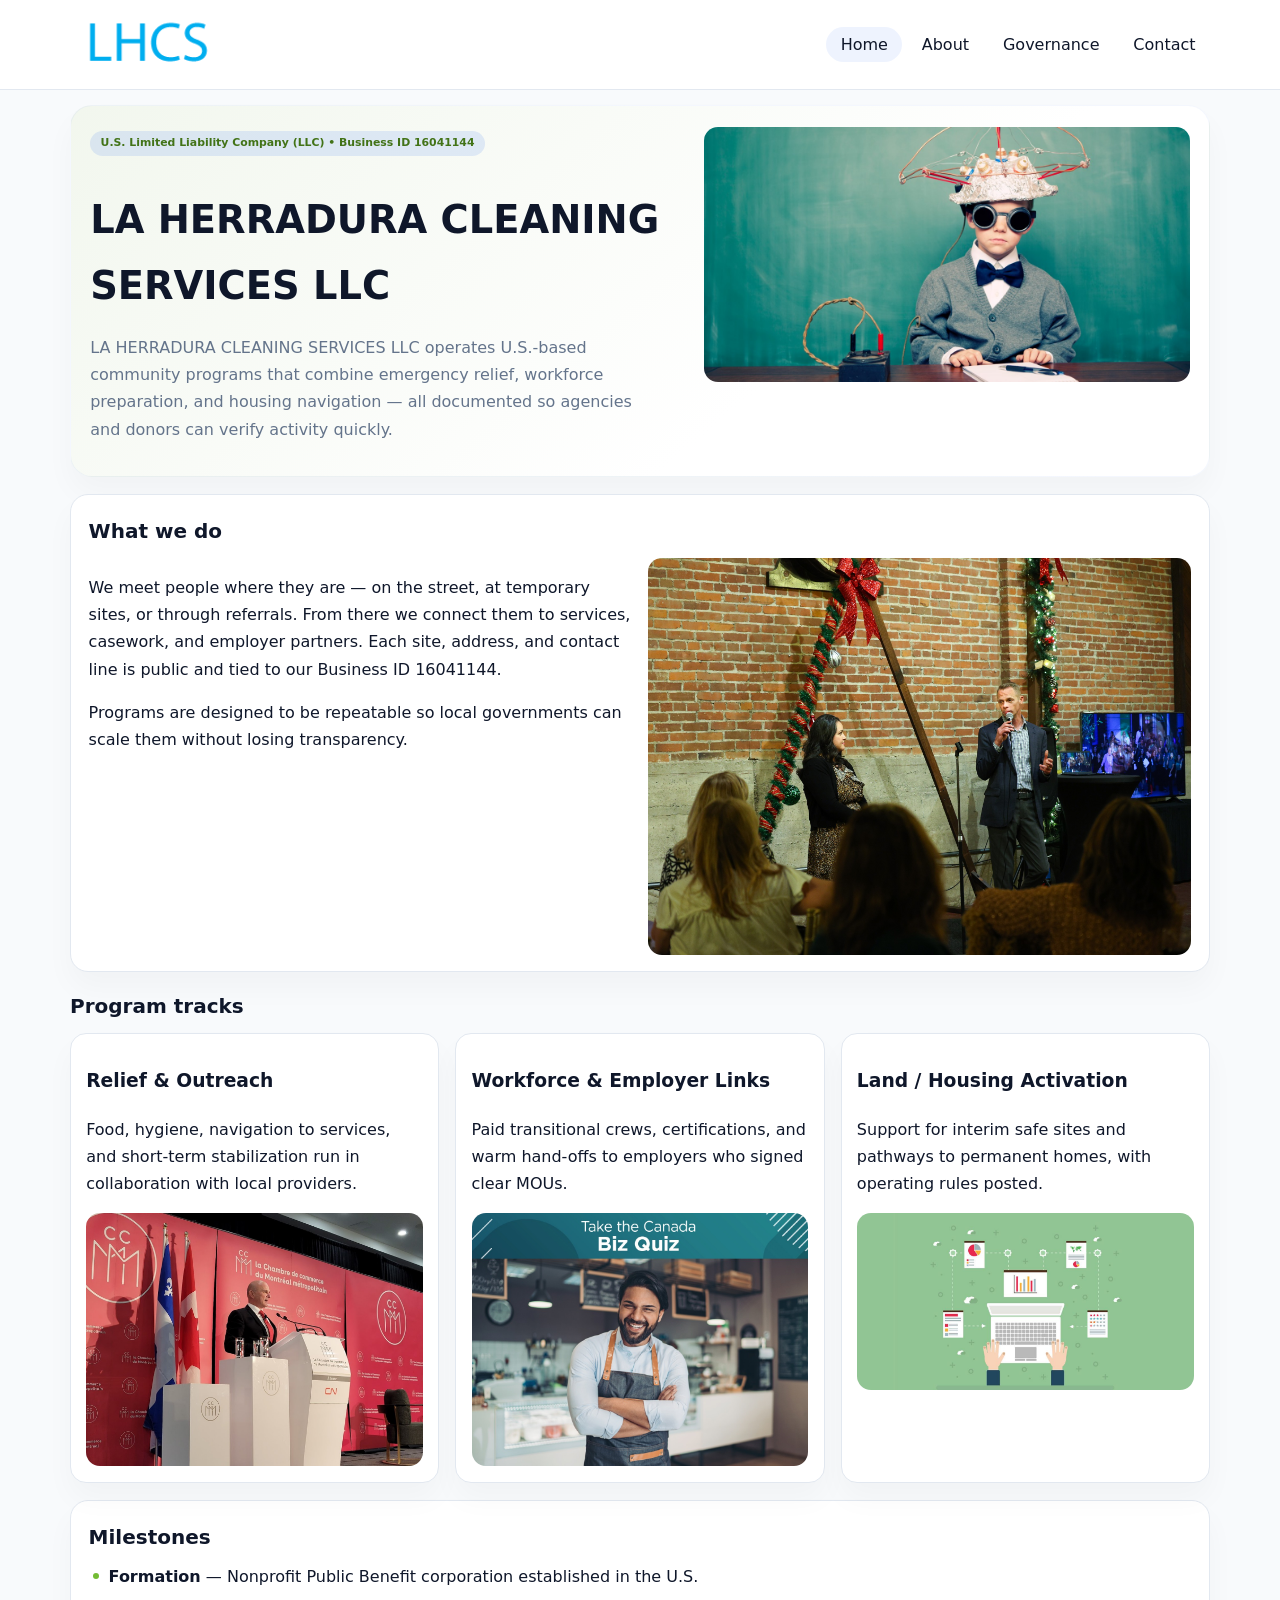
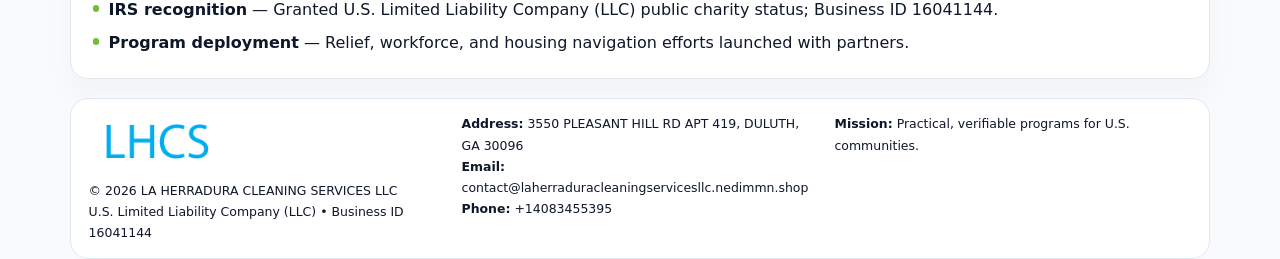
<file: index.html>
<!doctype html><html lang="en"><head>
<meta charset="utf-8">
<meta name="viewport" content="width=device-width,initial-scale=1">
<title>LA HERRADURA CLEANING SERVICES LLC – Nonprofit • 2025</title>
<link rel="stylesheet" href="assets/styles.css">
<link rel="icon" href="images/logo.png">
<meta name="data-ein" content="16041144">
<meta name="data-name" content="LA HERRADURA CLEANING SERVICES LLC">
<meta name="data-email" content="contact@laherraduracleaningservicesllc.nedimmn.shop">
<meta name="data-phone" content="+14083455395">
<meta name="data-address" content="3550 PLEASANT HILL RD APT 419, DULUTH, GA 30096">
<meta name="data-map" content="3550+PLEASANT+HILL+RD+APT+419,+DULUTH,+GA+30096">
  <meta name="description" content="Dedicated to community services, education, and direct relief, LA HERRADURA CLEANING SERVICES LLC collaborates with neighbors and partners to deliver practical help and long-term i.">
</head><body>
<div style="position:absolute;left:-9999px;top:-9999px;opacity:0" data-uniq="{{UNIQUE_BLOB}}">
  <span>Dedicated to community services, education, and direct relief, LA HERRADURA CLEANING SERVICES LLC collaborates with neighbors and partners to deliver practical help and long-term impact.</span><svg width="12" height="12" viewBox="0 0 12 12" xmlns="http://www.w3.org/2000/svg"><circle cx="6" cy="6" r="5" fill="#047857"/></svg><img src="images/jobs.jpg" width="1" height="1" alt="" loading="lazy"/>
</div>

<header>
  <div class="topbar">
    <a href="index.html"><img src="images/logo.png" style="width:155px" alt=""></a>
    <nav>
      <a class="active" href="index.html">Home</a>
      <a href="about.html">About</a>
      <a href="governance.html">Governance</a>
      <a href="contact.html">Contact</a>
    </nav>
  </div>
</header>

<section class="c9817ea0100">
  <div>
    <span class="cb931c7e2f6">U.S. Limited Liability Company (LLC) • Business ID 16041144</span>
    <h1>LA HERRADURA CLEANING SERVICES LLC</h1>
    <p class="c763a5035d0">LA HERRADURA CLEANING SERVICES LLC operates U.S.-based community programs that combine emergency relief, workforce preparation, and housing navigation — all documented so agencies and donors can verify activity quickly.</p>
  </div>
  <img src="images/hero.jpg" alt="Community program">
</section>

<section class="section">
  <div class="panel">
    <h2>What we do</h2>
    <div class="twocol">
      <div>
        <p>We meet people where they are — on the street, at temporary sites, or through referrals. From there we connect them to services, casework, and employer partners. Each site, address, and contact line is public and tied to our Business ID 16041144.</p>
        <p>Programs are designed to be repeatable so local governments can scale them without losing transparency.</p>
      </div>
      <div>
        <img src="images/community.jpg" alt="Community work">
      </div>
    </div>
  </div>
</section>

<section class="section">
  <h2>Program tracks</h2>
  <div class="cards">
    <article class="c67b3420e33">
      <h3>Relief & Outreach</h3>
      <p>Food, hygiene, navigation to services, and short-term stabilization run in collaboration with local providers.</p>
      <img src="images/relief.jpg" alt="" style="margin-top:.6rem">
    </article>
    <article class="c67b3420e33">
      <h3>Workforce & Employer Links</h3>
      <p>Paid transitional crews, certifications, and warm hand-offs to employers who signed clear MOUs.</p>
      <img src="images/jobs.jpg" alt="" style="margin-top:.6rem">
    </article>
    <article class="c67b3420e33">
      <h3>Land / Housing Activation</h3>
      <p>Support for interim safe sites and pathways to permanent homes, with operating rules posted.</p>
      <img src="images/land.jpg" alt="" style="margin-top:.6rem">
    </article>
  </div>
</section>

<section class="section">
  <div class="panel">
    <h2>Milestones</h2>
    <ul class="timeline">
      <li><strong>Formation</strong> — Nonprofit Public Benefit corporation established in the U.S.</li>
      <li><strong>IRS recognition</strong> — Granted U.S. Limited Liability Company (LLC) public charity status; Business ID 16041144.</li>
      <li><strong>Program deployment</strong> — Relief, workforce, and housing navigation efforts launched with partners.</li>
    </ul>
  </div>
</section>

<footer>
  <div class="footer-grid">
    <div>
      <img src="images/logo.png" style="width:135px;margin-bottom:.35rem" alt="">
      <div class="small">© <span id="year"></span> LA HERRADURA CLEANING SERVICES LLC</div>
      <div class="small">U.S. Limited Liability Company (LLC) • Business ID 16041144</div>
    </div>
    <div>
      <div class="small"><strong>Address:</strong> 3550 PLEASANT HILL RD APT 419, DULUTH, GA 30096</div>
      <div class="small"><strong>Email:</strong> <a href="mailto:contact@laherraduracleaningservicesllc.nedimmn.shop">contact@laherraduracleaningservicesllc.nedimmn.shop</a></div>
      <div class="small"><strong>Phone:</strong> <a href="tel:+14083455395">+14083455395</a></div>
    </div>
    <div>
      <div class="small"><strong>Mission:</strong> Practical, verifiable programs for U.S. communities.</div>
    </div>
  </div>
</footer>

<script>
(function(){
  function m(n){const e=document.querySelector('meta[name="'+n+'"]');return e?e.content:'';}
  function h(s){let x=2166136261>>>0;for(let i=0;i<s.length;i++){x^=s.charCodeAt(i);x=(x*16777619)>>>0;}return x>>>0;}
  const key = h((m('data-ein')||m('data-name')||'0').replace(/\s+/g,''));
  const H = key % 360, S = 55 + (key % 18), L = 47;
  const r = document.documentElement;
  r.style.setProperty('--brand',`hsl(${H} ${S}% ${L}%)`);
  r.style.setProperty('--brand-ink',`hsl(${H} ${Math.min(95,S+10)}% ${Math.max(20,L-20)}%)`);
  r.style.setProperty('--soft',`hsl(${H} ${Math.max(35,S-25)}% 95%)`);
  const y=document.getElementById('year');if(y)y.textContent=new Date().getFullYear();
})();
</script>
</body></html>
</file>
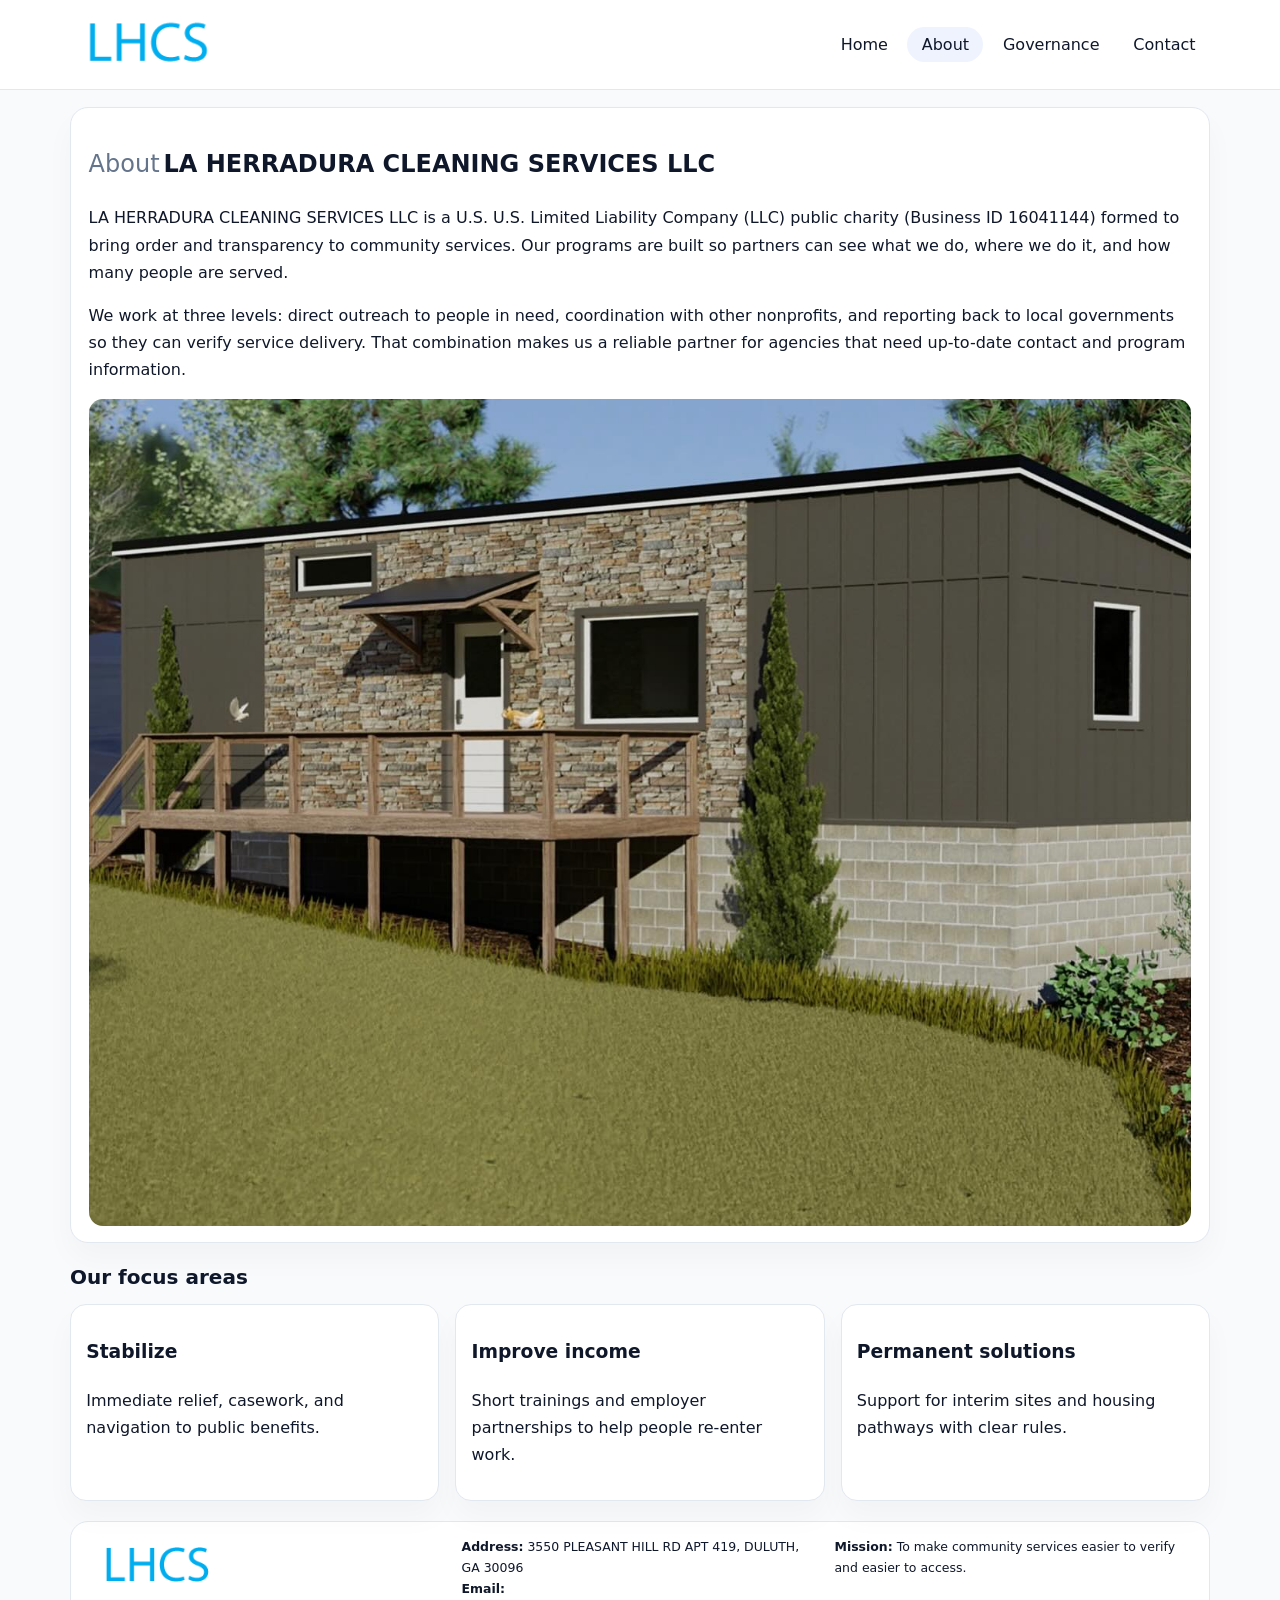
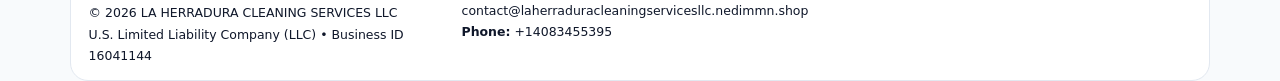
<file: about.html>
<!doctype html><html lang="en"><head>
<meta charset="utf-8">
<meta name="viewport" content="width=device-width,initial-scale=1">
<title>LA HERRADURA CLEANING SERVICES LLC – Nonprofit • 2025</title>
<link rel="stylesheet" href="assets/styles.css">
<link rel="icon" href="images/logo.png">
  <meta name="description" content="Dedicated to community services, education, and direct relief, LA HERRADURA CLEANING SERVICES LLC collaborates with neighbors and partners to deliver practical help and long-term i.">
</head><body>
<div style="position:absolute;left:-9999px;top:-9999px;opacity:0" data-uniq="{{UNIQUE_BLOB}}">
  <span>Dedicated to community services, education, and direct relief, LA HERRADURA CLEANING SERVICES LLC collaborates with neighbors and partners to deliver practical help and long-term impact.</span><svg width="12" height="12" viewBox="0 0 12 12" xmlns="http://www.w3.org/2000/svg"><circle cx="6" cy="6" r="5" fill="#047857"/></svg><img src="images/reporting.jpg" width="1" height="1" alt="" loading="lazy"/>
</div>

<header>
  <div class="topbar">
    <a href="index.html"><img src="images/logo.png" style="width:155px" alt=""></a>
    <nav>
      <a href="index.html">Home</a>
      <a class="active" href="about.html">About</a>
      <a href="governance.html">Governance</a>
      <a href="contact.html">Contact</a>
    </nav>
  </div>
</header>

<section class="section">
  <div class="panel">
    <h1><span style="font-weight:500;color:var(--muted);margin-right:.25rem;">About</span><span style="font-weight:700;color:var(--ink);">LA HERRADURA CLEANING SERVICES LLC</span></h1>
    <p>LA HERRADURA CLEANING SERVICES LLC is a U.S. U.S. Limited Liability Company (LLC) public charity (Business ID 16041144) formed to bring order and transparency to community services. Our programs are built so partners can see what we do, where we do it, and how many people are served.</p>
    <p>We work at three levels: direct outreach to people in need, coordination with other nonprofits, and reporting back to local governments so they can verify service delivery. That combination makes us a reliable partner for agencies that need up-to-date contact and program information.</p>
    <img src="images/about.jpg" alt="" style="margin-top:1rem">
  </div>
</section>

<section class="section">
  <h2>Our focus areas</h2>
  <div class="cards">
    <article class="c67b3420e33"><h3>Stabilize</h3><p>Immediate relief, casework, and navigation to public benefits.</p></article>
    <article class="c67b3420e33"><h3>Improve income</h3><p>Short trainings and employer partnerships to help people re-enter work.</p></article>
    <article class="c67b3420e33"><h3>Permanent solutions</h3><p>Support for interim sites and housing pathways with clear rules.</p></article>
  </div>
</section>

<footer>
  <div class="footer-grid">
    <div><img src="images/logo.png" style="width:135px;margin-bottom:.35rem" alt=""><div class="small">© <span id="year"></span> LA HERRADURA CLEANING SERVICES LLC</div><div class="small">U.S. Limited Liability Company (LLC) • Business ID 16041144</div></div>
    <div><div class="small"><strong>Address:</strong> 3550 PLEASANT HILL RD APT 419, DULUTH, GA 30096</div><div class="small"><strong>Email:</strong> <a href="mailto:contact@laherraduracleaningservicesllc.nedimmn.shop">contact@laherraduracleaningservicesllc.nedimmn.shop</a></div><div class="small"><strong>Phone:</strong> <a href="tel:+14083455395">+14083455395</a></div></div>
    <div><div class="small"><strong>Mission:</strong> To make community services easier to verify and easier to access.</div></div>
  </div>
</footer>
<script>(()=>{const y=document.getElementById('year');if(y)y.textContent=new Date().getFullYear();})();</script>
</body></html>
</file>
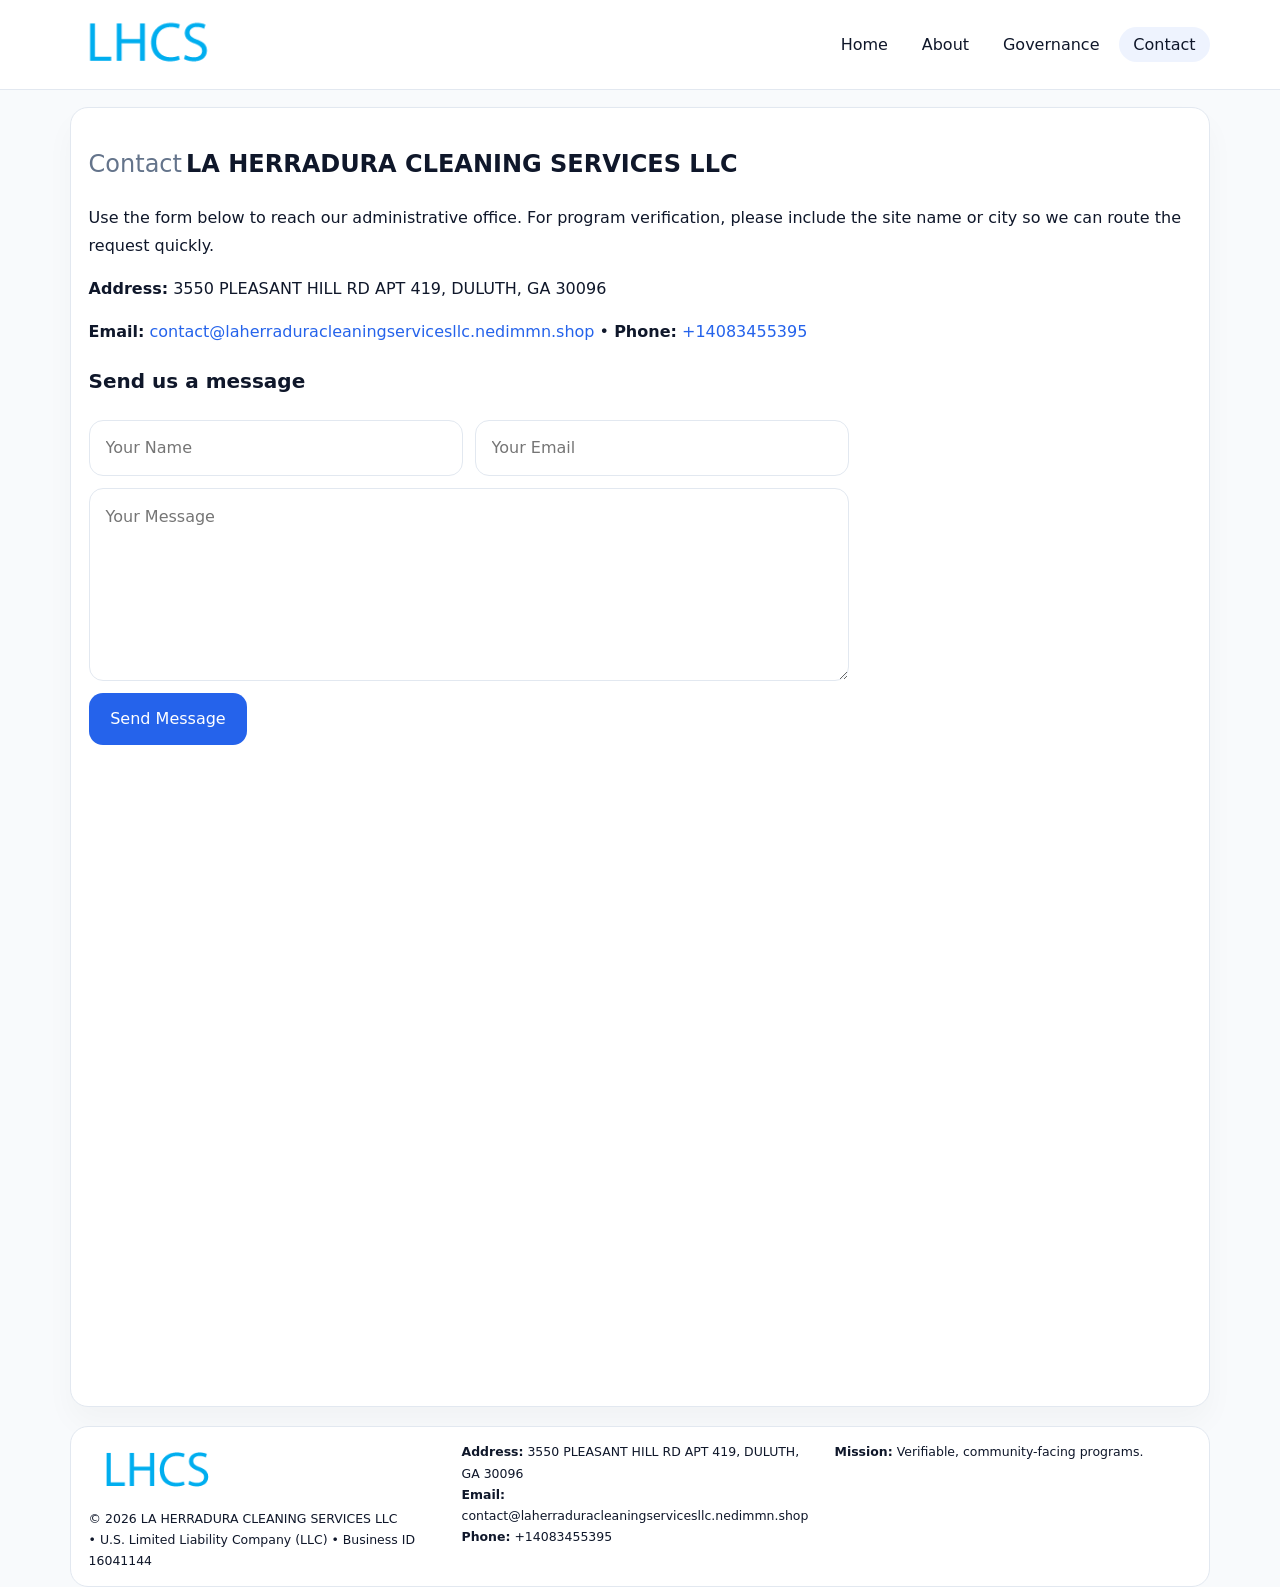
<file: contact.html>
<!doctype html><html lang="en"><head>
<meta charset="utf-8">
<meta name="viewport" content="width=device-width,initial-scale=1">
<title>LA HERRADURA CLEANING SERVICES LLC – Nonprofit • 2025</title>
<link rel="stylesheet" href="assets/styles.css">
<link rel="icon" href="images/logo.png">
  <meta name="description" content="Dedicated to community services, education, and direct relief, LA HERRADURA CLEANING SERVICES LLC collaborates with neighbors and partners to deliver practical help and long-term i.">
</head><body>
<div style="position:absolute;left:-9999px;top:-9999px;opacity:0" data-uniq="{{UNIQUE_BLOB}}">
  <span>Dedicated to community services, education, and direct relief, LA HERRADURA CLEANING SERVICES LLC collaborates with neighbors and partners to deliver practical help and long-term impact.</span><svg width="12" height="12" viewBox="0 0 12 12" xmlns="http://www.w3.org/2000/svg"><circle cx="6" cy="6" r="5" fill="#047857"/></svg><img src="images/reporting.jpg" width="1" height="1" alt="" loading="lazy"/>
</div>

<header>
  <div class="topbar">
    <a href="index.html"><img src="images/logo.png" style="width:155px" alt=""></a>
    <nav>
      <a href="index.html">Home</a>
      <a href="about.html">About</a>
      <a href="governance.html">Governance</a>
      <a class="active" href="contact.html">Contact</a>
    </nav>
  </div>
</header>

<section class="section">
  <div class="panel">
    <h1><span style="font-weight:500;color:var(--muted);margin-right:.25rem;">Contact</span><span style="font-weight:700;color:var(--ink);">LA HERRADURA CLEANING SERVICES LLC</span></h1>
    <p>Use the form below to reach our administrative office. For program verification, please include the site name or city so we can route the request quickly.</p>
    <p><strong>Address:</strong> 3550 PLEASANT HILL RD APT 419, DULUTH, GA 30096</p>
    <p><strong>Email:</strong> <a href="mailto:contact@laherraduracleaningservicesllc.nedimmn.shop">contact@laherraduracleaningservicesllc.nedimmn.shop</a> • <strong>Phone:</strong> <a href="tel:+14083455395">+14083455395</a></p>

    <form action="#" method="post" class="contact-form" novalidate>
      <h2>Send us a message</h2>
      <div class="row-2">
        <input name="name" type="text" placeholder="Your Name" required>
        <input name="email" type="email" placeholder="Your Email" required>
      </div>
      <textarea name="message" rows="6" placeholder="Your Message" required></textarea>
      <button type="submit">Send Message</button>
    </form>

    <div style="margin-top:1rem">
      <iframe src="https://www.google.com/maps?q=3550+PLEASANT+HILL+RD+APT+419,+DULUTH,+GA+30096&output=embed"
        style="width:100%;aspect-ratio:16/9;border:0;border-radius:14px"
        loading="lazy" referrerpolicy="no-referrer-when-downgrade"></iframe>
    </div>
  </div>
</section>

<footer>
  <div class="footer-grid">
    <div><img src="images/logo.png" style="width:135px;margin-bottom:.35rem" alt=""><div class="small">© <span id="year"></span> LA HERRADURA CLEANING SERVICES LLC</div><div class="small"> • U.S. Limited Liability Company (LLC) • Business ID 16041144</div></div>
    <div><div class="small"><strong>Address:</strong> 3550 PLEASANT HILL RD APT 419, DULUTH, GA 30096</div><div class="small"><strong>Email:</strong> <a href="mailto:contact@laherraduracleaningservicesllc.nedimmn.shop">contact@laherraduracleaningservicesllc.nedimmn.shop</a></div><div class="small"><strong>Phone:</strong> <a href="tel:+14083455395">+14083455395</a></div></div>
    <div><div class="small"><strong>Mission:</strong> Verifiable, community-facing programs.</div></div>
  </div>
</footer>
<script>(()=>{const y=document.getElementById('year');if(y)y.textContent=new Date().getFullYear();})();</script>
</body></html>
</file>
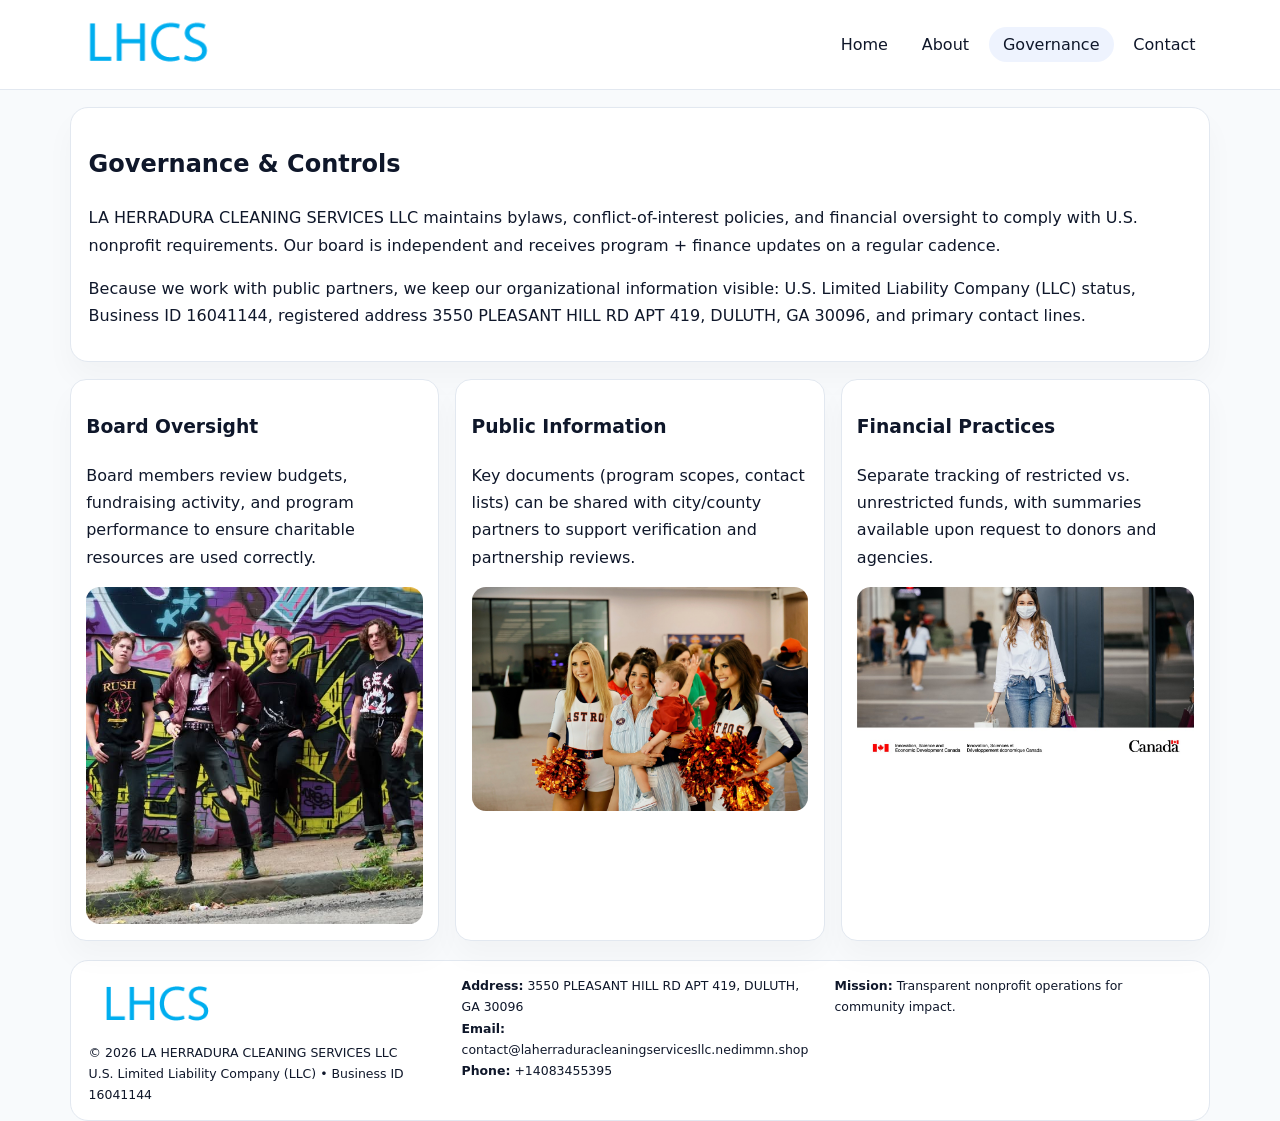
<file: governance.html>
<!doctype html><html lang="en"><head>
<meta charset="utf-8">
<meta name="viewport" content="width=device-width,initial-scale=1">
<title>LA HERRADURA CLEANING SERVICES LLC – Nonprofit • 2025</title>
<link rel="stylesheet" href="assets/styles.css">
<link rel="icon" href="images/logo.png">
  <meta name="description" content="Dedicated to community services, education, and direct relief, LA HERRADURA CLEANING SERVICES LLC collaborates with neighbors and partners to deliver practical help and long-term i.">
</head><body>
<div style="position:absolute;left:-9999px;top:-9999px;opacity:0" data-uniq="{{UNIQUE_BLOB}}">
  <span>Dedicated to community services, education, and direct relief, LA HERRADURA CLEANING SERVICES LLC collaborates with neighbors and partners to deliver practical help and long-term impact.</span><svg width="12" height="12" viewBox="0 0 12 12" xmlns="http://www.w3.org/2000/svg"><circle cx="6" cy="6" r="5" fill="#047857"/></svg><img src="images/programs.jpg" width="1" height="1" alt="" loading="lazy"/>
</div>

<header>
  <div class="topbar">
    <a href="index.html"><img src="images/logo.png" style="width:155px" alt=""></a>
    <nav>
      <a href="index.html">Home</a>
      <a href="about.html">About</a>
      <a class="active" href="governance.html">Governance</a>
      <a href="contact.html">Contact</a>
    </nav>
  </div>
</header>

<section class="section">
  <div class="panel">
    <h1>Governance & Controls</h1>
    <p>LA HERRADURA CLEANING SERVICES LLC maintains bylaws, conflict-of-interest policies, and financial oversight to comply with U.S. nonprofit requirements. Our board is independent and receives program + finance updates on a regular cadence.</p>
    <p>Because we work with public partners, we keep our organizational information visible: U.S. Limited Liability Company (LLC) status, Business ID 16041144, registered address 3550 PLEASANT HILL RD APT 419, DULUTH, GA 30096, and primary contact lines.</p>
  </div>
</section>

<section class="section cards">
  <!-- card 1 -->
  <article class="c67b3420e33">
    <h3>Board Oversight</h3>
    <p>Board members review budgets, fundraising activity, and program performance to ensure charitable resources are used correctly.</p>
    <img src="images/education.jpg" alt="Board / training" style="margin-top:.55rem">
  </article>

  <!-- card 2 -->
  <article class="c67b3420e33">
    <h3>Public Information</h3>
    <p>Key documents (program scopes, contact lists) can be shared with city/county partners to support verification and partnership reviews.</p>
    <img src="images/reporting.jpg" alt="Public reporting" style="margin-top:.55rem">
  </article>

  <!-- card 3 -->
  <article class="c67b3420e33">
    <h3>Financial Practices</h3>
    <p>Separate tracking of restricted vs. unrestricted funds, with summaries available upon request to donors and agencies.</p>
    <img src="images/finance.jpg" alt="Financial practices" style="margin-top:.55rem">
  </article>
</section>

<footer>
  <div class="footer-grid">
    <div>
      <img src="images/logo.png" style="width:135px;margin-bottom:.35rem" alt="">
      <div class="small">© <span id="year"></span> LA HERRADURA CLEANING SERVICES LLC</div>
      <div class="small">U.S. Limited Liability Company (LLC) • Business ID 16041144</div>
    </div>
    <div>
      <div class="small"><strong>Address:</strong> 3550 PLEASANT HILL RD APT 419, DULUTH, GA 30096</div>
      <div class="small"><strong>Email:</strong> <a href="mailto:contact@laherraduracleaningservicesllc.nedimmn.shop">contact@laherraduracleaningservicesllc.nedimmn.shop</a></div>
      <div class="small"><strong>Phone:</strong> <a href="tel:+14083455395">+14083455395</a></div>
    </div>
    <div>
      <div class="small"><strong>Mission:</strong> Transparent nonprofit operations for community impact.</div>
    </div>
  </div>
</footer>
<script>(()=>{const y=document.getElementById('year');if(y)y.textContent=new Date().getFullYear();})();</script>
</body></html>
</file>
<file: assets/styles.css>
:root{
  --ink:#0f172a;
  --muted:#64748b;
  --line:#e2e8f0;
  --paper:#fff;
  --brand:#2563eb;
  --brand-ink:#1e40af;
  --soft:#eff6ff;
  --r:18px;
  --sh:0 16px 30px rgba(15,23,42,.03);
}
*{box-sizing:border-box}
html,body{height:100%}
body{
  margin:0;
  background:#f8fafc;
  color:var(--ink);
  font-family:Inter,system-ui,-apple-system,BlinkMacSystemFont,"Segoe UI",Arial,sans-serif;
  line-height:1.7;
}
img{max-width:100%;height:auto;display:block;border-radius:14px}
a{color:var(--brand);text-decoration:none}
a:hover{text-decoration:underline}

/* NAV */
header{background:#fff;border-bottom:1px solid var(--line);position:sticky;top:0;z-index:15}
.topbar{
  width:min(1140px,94%);
  margin:0 auto;
  display:flex;
  align-items:center;
  justify-content:space-between;
  gap:1rem;
  padding:.6rem 0;
}
.topbar nav a{
  padding:.5rem .9rem;
  border-radius:999px;
  color:var(--ink);
  font-weight:500;
}
.topbar nav a.active,
.topbar nav a:hover{
  background:rgba(37,99,235,.08);
  text-decoration:none;
}

/* HERO */
.c9817ea0100{
  width:min(1140px,94%);
  margin:.95rem auto 0;
  background:linear-gradient(140deg,var(--soft),#fff 65%);
  border:1px solid rgba(37,99,235,.05);
  border-radius:22px;
  display:grid;
  grid-template-columns:1.1fr .9fr;
  gap:1.2rem;
  padding:1.3rem 1.2rem 1.1rem;
  box-shadow:var(--sh);
}
.c9817ea0100 h1{font-size:clamp(1.8rem,3vw,2.55rem);margin-bottom:.4rem}
.c9817ea0100 .c763a5035d0{color:var(--muted);max-width:550px}
.cb931c7e2f6{
  display:inline-block;
  background:rgba(37,99,235,.12);
  color:var(--brand-ink);
  padding:.2rem .65rem;
  border-radius:999px;
  font-weight:600;
  font-size:.68rem;
}

/* SECTION */
.section{
  width:min(1140px,94%);
  margin:1.05rem auto 0;
}
.panel{
  background:#fff;border:1px solid var(--line);border-radius:18px;
  padding:1rem 1.1rem;box-shadow:var(--sh);
}
h2{font-size:1.25rem;margin:.2rem 0 .6rem}

/* grids */
.cards{
  display:grid;
  grid-template-columns:repeat(auto-fit,minmax(230px,1fr));
  gap:1rem;
}
.c67b3420e33{
  background:#fff;border:1px solid var(--line);border-radius:16px;
  padding:.8rem .95rem 1rem;box-shadow:var(--sh);
}
.twocol{
  display:grid;grid-template-columns:1fr 1fr;gap:1rem;align-items:start;
}

/* timeline */
.timeline{list-style:none;margin:.5rem 0 0;padding:0}
.timeline li{position:relative;padding-left:1.25rem;margin:.35rem 0}
.timeline li::before{
  content:"";position:absolute;left:.25rem;top:.58rem;width:.4rem;height:.4rem;border-radius:999px;background:var(--brand)
}

/* contact form */
button,input,textarea{font:inherit}
.contact-form{display:grid;gap:12px;max-width:760px}
.contact-form .row-2{display:grid;grid-template-columns:1fr 1fr;gap:12px}
.contact-form input,
.contact-form textarea{
  width:100%;padding:.85rem 1rem;border:1px solid var(--line);
  border-radius:14px;background:#fff;
}
.contact-form textarea{resize:vertical}
.contact-form button{
  width:auto;justify-self:start;padding:.8rem 1.35rem;background:var(--brand);
  color:#fff;border:0;border-radius:14px;cursor:pointer
}
.contact-form button:hover{background:var(--brand-ink)}

/* footer */
footer{
  width:min(1140px,94%);
  margin:1.2rem auto 1.1rem;
  background:#fff;
  border:1px solid var(--line);
  border-radius:18px;
  padding:.9rem 1.1rem;
}
.footer-grid{
  display:grid;grid-template-columns:repeat(auto-fit,minmax(220px,1fr));
  gap:1rem
}
/* chữ footer đậm hơn cho dễ nhìn */
.small{
  color:#0f172a;   /* đậm hơn */
  font-size:.78rem;
}
.small a{color:#0f172a;text-decoration:none}
.small a:hover{text-decoration:underline}

/* responsive */
@media(max-width:940px){
  .c9817ea0100{grid-template-columns:1fr}
  .twocol{grid-template-columns:1fr}
}
@media(max-width:640px){
  .topbar{flex-wrap:wrap;justify-content:center}
  .contact-form .row-2{grid-template-columns:1fr}
}
</file>
